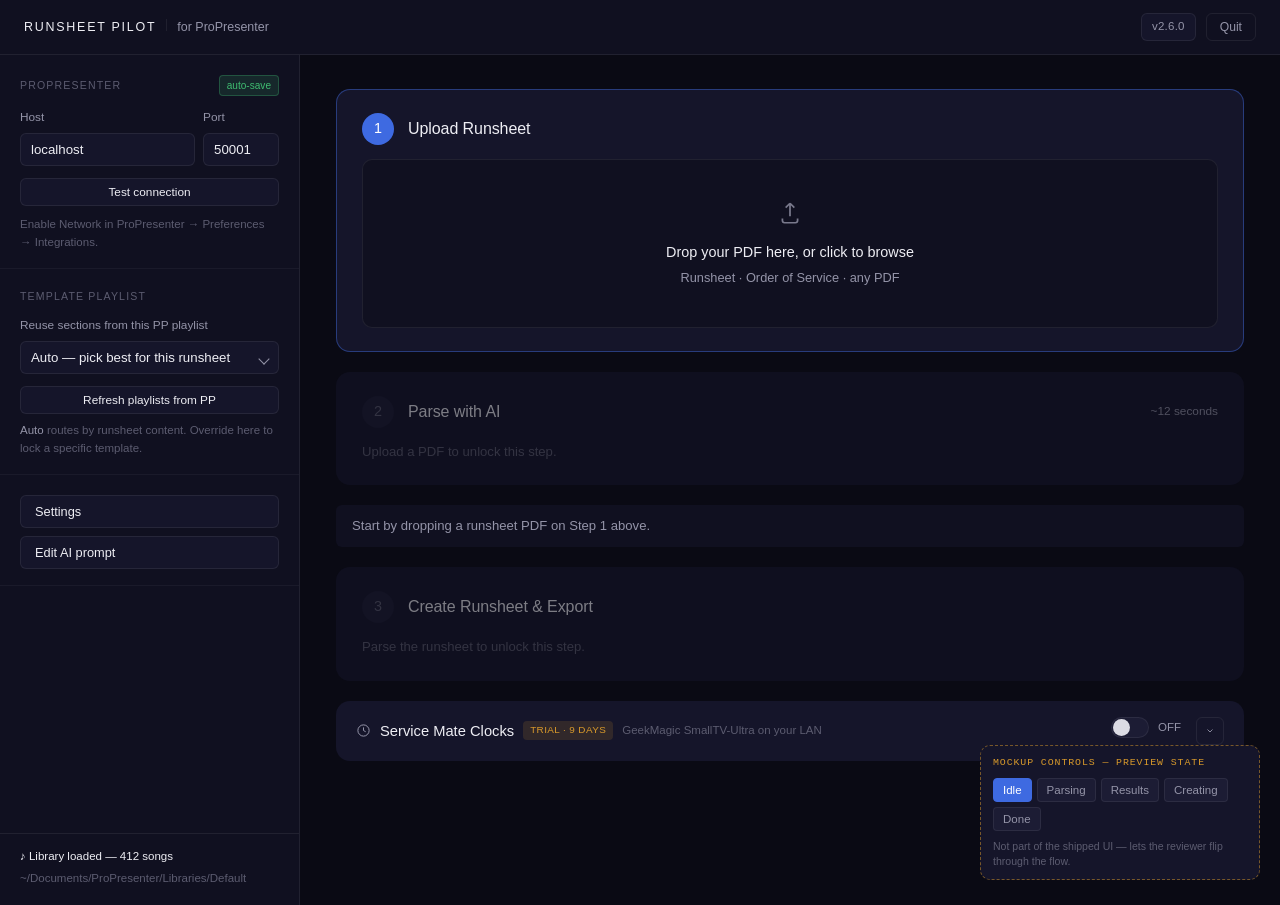
<file: docs/design/tesla-refresh-mockup.html>
<!DOCTYPE html>
<html lang="en">
<head>
<meta charset="UTF-8">
<meta name="viewport" content="width=device-width,initial-scale=1">
<title>Runsheet Pilot — Visual Refresh Mockup</title>
<link rel="icon" href="data:image/svg+xml,%3Csvg xmlns='http://www.w3.org/2000/svg' viewBox='0 0 24 24'%3E%3Crect width='24' height='24' rx='5' fill='%230a0a14'/%3E%3Ccircle cx='12' cy='12' r='6' fill='%233E6AE1'/%3E%3C/svg%3E">
<style>

/* ════════════════════════════════════════════════════════════════════
   TOKENS
   Dark base kept from the shipping app (--bg/--panel/--card lineage).
   Single accent swapped to Tesla's exact Electric Blue (#3E6AE1) — it
   was already a close match to the app's old #3b82f6, so this reads as
   a refinement, not a rebrand. Radii are deliberately tight. Depth
   comes from surface-luminance steps (--surf-0..3), never shadows.
   ════════════════════════════════════════════════════════════════════ */
:root{
  --bg:        #0a0a14;
  --surf-1:    #101020;   /* header / sidebar / footers */
  --surf-2:    #15152a;   /* step cards, panels, table */
  --surf-3:    #1c1c34;   /* raised / hovered surface — replaces shadow */
  --surf-4:    #242440;   /* pressed / stronger raise */

  --line:      rgba(255,255,255,0.07);
  --line-soft: rgba(255,255,255,0.045);
  --line-acc:  rgba(62,106,225,0.45);

  --text:      #eeeef4;
  --muted:     #9494a8;
  --dim:       #5c5c70;

  --acc:       #3E6AE1;   /* Tesla Electric Blue — primary action only */
  --acc-hover: #5c81e8;
  --acc-press: #3159c8;
  --acc-soft:  rgba(62,106,225,0.14);
  --acc-soft-2:rgba(62,106,225,0.24);

  --grn:       #3fbb70;   /* status semantics only — never a button fill */
  --grn-soft:  rgba(63,187,112,0.14);
  --amb:       #d99a2b;
  --amb-soft:  rgba(217,154,43,0.14);
  --red:       #e5595e;
  --red-soft:  rgba(229,89,94,0.14);

  --r-xs: 4px;   /* tags, tiny chips */
  --r-sm: 6px;   /* buttons, inputs */
  --r-md: 10px;  /* small panels */
  --r-lg: 14px;  /* step cards, modal */

  --dur:  .33s;                          /* Tesla's universal timing */
  --ease: cubic-bezier(.4,0,.2,1);       /* the one easing curve, everywhere */

  --font:      -apple-system, BlinkMacSystemFont, "Segoe UI", Roboto,
               Helvetica, Arial, sans-serif;
  --font-mono: "SF Mono","JetBrains Mono", Menlo, Consolas, monospace;

  --sp-1:4px; --sp-2:8px; --sp-3:12px; --sp-4:16px; --sp-5:22px; --sp-6:30px; --sp-7:44px;
}

*{ box-sizing:border-box; margin:0; padding:0; }
html{ color-scheme: dark; }
body{
  background: var(--bg);
  color: var(--text);
  font-family: var(--font);
  font-size: 14px;
  line-height: 1.5;
  font-weight: 400;
  -webkit-font-smoothing: antialiased;
  text-rendering: optimizeLegibility;
  min-height: 100vh;
}
h1,h2,h3,h4{ font-weight: 500; }
button{ font-family: inherit; }
::selection{ background: var(--acc-soft-2); }

::-webkit-scrollbar{ width:10px; height:10px; }
::-webkit-scrollbar-track{ background:transparent; }
::-webkit-scrollbar-thumb{ background: rgba(255,255,255,0.10); border-radius:999px; border:2px solid var(--bg); }
::-webkit-scrollbar-thumb:hover{ background: rgba(255,255,255,0.18); }

:focus-visible{ outline: 2px solid var(--acc); outline-offset: 2px; border-radius: 3px; }

/* ── header ─────────────────────────────────────────────────────────── */
header{
  background: var(--surf-1);
  border-bottom: 1px solid var(--line);
  padding: 13px 24px;
  display:flex; align-items:center; justify-content:space-between;
  position: sticky; top:0; z-index:30;
}
.brand{ display:flex; align-items:baseline; gap:10px; }
.brand-mark{
  font-size: 0.78rem;
  font-weight: 500;
  letter-spacing: 0.14em;
  text-transform: uppercase;
  color: var(--text);
}
.brand-sep{ width:1px; height:12px; background: var(--line); display:inline-block; }
.brand-sub{ font-size:0.78rem; font-weight:400; color: var(--muted); }

.header-right{ display:flex; align-items:center; gap:10px; }

/* Version pill → hover slides out "Check for updates". Rounded-rect,
   not a pill, per the radius scale; the sliding reveal is the one
   piece of "chrome" motion we keep because it communicates a real
   affordance (there's more here if you want it), not decoration. */
.ver-wrap{ display:inline-flex; align-items:center; overflow:hidden; }
.ver-badge{
  font-size:0.72rem; font-weight:500; letter-spacing:0.02em;
  color: var(--muted);
  background: var(--surf-2);
  border: 1px solid var(--line);
  padding: 4px 10px;
  border-radius: var(--r-sm);
  font-variant-numeric: tabular-nums;
  user-select:none;
}
.ver-check{
  order:-1;
  max-width:0; opacity:0; padding:5px 0; margin-right:0;
  white-space:nowrap; overflow:hidden;
  border:1px solid var(--line); border-radius: var(--r-sm);
  background: var(--surf-2); color: var(--muted);
  font-size:0.72rem; cursor:pointer;
  transition: max-width var(--dur) var(--ease), opacity var(--dur) var(--ease),
              padding var(--dur) var(--ease), margin var(--dur) var(--ease),
              color var(--dur) var(--ease), border-color var(--dur) var(--ease);
}
.ver-wrap:hover .ver-check, .ver-check:focus-visible{
  max-width:180px; opacity:1; padding:5px 12px; margin-right:8px;
}
.ver-check:hover{ color: var(--text); border-color: var(--line-acc); }

.btn-quit{
  background: transparent;
  color: var(--muted);
  border: 1px solid var(--line);
  padding: 6px 13px;
  border-radius: var(--r-sm);
  font-size: 0.76rem; font-weight: 500;
  cursor:pointer;
  transition: color var(--dur) var(--ease), border-color var(--dur) var(--ease);
}
.btn-quit:hover{ color:#f2a3a6; border-color: rgba(229,89,94,0.45); }

/* ── layout ─────────────────────────────────────────────────────────── */
.layout{ display:grid; grid-template-columns: 300px 1fr; align-items:start; min-height: calc(100vh - 50px); }
aside{
  background: var(--surf-1);
  border-right: 1px solid var(--line);
  position: sticky; top:50px; align-self:start;
  height: calc(100vh - 50px);
  overflow-y:auto;
  display:flex; flex-direction:column;
}
main{
  padding: 34px 36px 60px;
  display:flex; flex-direction:column; gap: 20px;
  max-width: 1040px; margin:0 auto; width:100%;
  min-width:0;
}

/* ── sidebar ────────────────────────────────────────────────────────── */
.sb-section{ padding: 20px 20px 16px; border-bottom: 1px solid var(--line-soft); }
.sb-section:last-of-type{ border-bottom:none; }
.sb-title{
  font-size:0.66rem; font-weight:500; letter-spacing:0.11em; text-transform:uppercase;
  color: var(--dim); margin-bottom: 13px;
  display:flex; align-items:center; justify-content:space-between;
}
.save-dot{
  font-size:0.63rem; color:var(--dim); font-weight:500; letter-spacing:0;
  text-transform:none; padding:2px 7px; border-radius:var(--r-xs);
  background: var(--surf-2); border:1px solid var(--line);
  transition: color var(--dur) var(--ease), background var(--dur) var(--ease), border-color var(--dur) var(--ease);
}
.save-dot.is-saved{ color: var(--grn); background: var(--grn-soft); border-color: rgba(63,187,112,0.3); }

label{ display:block; font-size:0.74rem; color: var(--muted); margin-bottom:6px; font-weight:400; }
.field{ margin-bottom: 12px; }
.field:last-child{ margin-bottom:0; }
.f-row{ display:flex; gap:8px; }
.f-row .field{ flex:1; }

input[type=text], input[type=password], select, textarea{
  width:100%;
  background: var(--surf-2);
  color: var(--text);
  border: 1px solid var(--line);
  border-radius: var(--r-sm);
  padding: 8px 10px;
  font-size: 0.83rem;
  font-family: inherit;
  outline:none;
  transition: border-color var(--dur) var(--ease), background var(--dur) var(--ease);
}
input:hover, select:hover, textarea:hover{ border-color: rgba(255,255,255,0.16); }
input:focus, select:focus, textarea:focus{ border-color: var(--acc); box-shadow: 0 0 0 1px var(--acc) inset; }
input::placeholder, textarea::placeholder{ color: var(--dim); }

.select-wrap{ position:relative; }
.select-wrap select{ appearance:none; -webkit-appearance:none; padding-right:28px; cursor:pointer; }
.select-wrap::after{
  content:''; position:absolute; right:11px; top:50%; margin-top:-3px;
  width:7px; height:7px; pointer-events:none;
  border-right:1.5px solid var(--muted); border-bottom:1.5px solid var(--muted);
  transform: rotate(45deg);
}

.hint{ font-size:0.72rem; color: var(--dim); line-height:1.55; }

/* Ghost buttons — every non-primary action in this app. Flat surface,
   hairline, color-only hover (no lift, no shadow). */
.btn{
  display:inline-flex; align-items:center; justify-content:center; gap:7px;
  border:none; border-radius: var(--r-sm);
  font-size:0.8rem; font-weight:500;
  cursor:pointer; font-family:inherit; white-space:nowrap;
  transition: background var(--dur) var(--ease), border-color var(--dur) var(--ease),
              color var(--dur) var(--ease);
  padding: 8px 14px;
}
.btn:active{ transform: translateY(1px); }
.btn:disabled{ opacity:0.45; cursor:not-allowed; pointer-events:none; }
.btn-ghost{
  background: var(--surf-2); color: var(--text);
  border: 1px solid var(--line);
}
.btn-ghost:hover{ background: var(--surf-3); border-color: rgba(255,255,255,0.16); }
.btn-full{ width:100%; }
.btn-sm{ padding:6px 11px; font-size:0.74rem; }

/* The ONE accent button style in the whole app. */
.btn-primary{
  background: var(--acc); color:#fff;
  border: 1px solid var(--acc);
}
.btn-primary:hover{ background: var(--acc-hover); border-color: var(--acc-hover); }
.btn-primary:active{ background: var(--acc-press); }
.btn-primary:disabled{ background: var(--surf-3); border-color: var(--line); color: var(--dim); }

.sb-actions{ display:flex; flex-direction:column; gap:8px; }
.sb-actions .btn{ justify-content:flex-start; }

.sb-footer{
  margin-top:auto;
  padding: 14px 20px 18px;
  border-top: 1px solid var(--line);
  font-size:0.72rem;
}
.lib-status{ color: var(--text); font-weight:500; margin-bottom:4px; }
.lib-status.is-warn{ color: var(--amb); font-weight:400; }
.lib-path{ color: var(--dim); }

/* ── step cards ─────────────────────────────────────────────────────── */
.step{
  background: var(--surf-2);
  border-radius: var(--r-lg);
  padding: 24px 26px;
  transition: background var(--dur) var(--ease), opacity var(--dur) var(--ease);
  position: relative;
}
.step-head{
  display:grid; grid-template-columns: 32px 1fr auto;
  gap: 14px; align-items:center; margin-bottom: 14px;
}
.step-badge{
  width:32px; height:32px; border-radius:50%;
  display:grid; place-items:center;
  font-weight:500; font-size:0.9rem;
  background: var(--surf-3); color: var(--dim);
  transition: background var(--dur) var(--ease), color var(--dur) var(--ease);
  position:relative;
}
.step-title{ font-size:1rem; font-weight:500; letter-spacing:-0.005em; }
.step-meta{ font-size:0.74rem; color: var(--muted); font-variant-numeric: tabular-nums; }
.step-desc{ color: var(--muted); font-size:0.85rem; line-height:1.6; margin: 0 0 16px; max-width: 62ch; }
.step-body{ overflow:hidden; transition: opacity var(--dur) var(--ease); }
.step-locked-msg{ display:none; color: var(--dim); font-size:0.82rem; }

/* locked: dim, body tucked away — pure opacity/surface, no border trick */
.step.is-locked{ opacity:0.5; }
.step.is-locked .step-body{ display:none; }
.step.is-locked .step-locked-msg{ display:block; }

/* active: a single hairline ring in the accent — the ONLY place besides
   buttons/focus that blue appears, and it's signalling "you are here",
   not decorating. */
.step.is-active{ box-shadow: 0 0 0 1px var(--line-acc) inset; background: var(--surf-2); }
.step.is-active .step-badge{ background: var(--acc); color:#fff; }

/* complete: quiet, settled — a small drawn checkmark, no colour shout */
.step.is-complete .step-badge{ background: var(--surf-4); color: var(--grn); }
.step.is-complete .step-badge .step-num{ display:none; }
.step.is-complete .step-badge svg{ display:block; }
.step-badge svg{ display:none; width:15px; height:15px; }
.step-badge svg path{
  stroke: var(--grn); stroke-width: 2.4; fill:none;
  stroke-linecap:round; stroke-linejoin:round;
  stroke-dasharray: 20; stroke-dashoffset: 20;
}
.step.is-complete .step-badge svg path{
  animation: draw-check .33s var(--ease) both;
}
@keyframes draw-check{ to{ stroke-dashoffset:0; } }

/* busy: badge becomes a spinner ring — the one continuous animation
   that's justified because it communicates "still working", ongoing
   state, not decoration. */
.step.is-busy .step-badge{ background: var(--surf-3); }
.step.is-busy .step-badge .step-num{ visibility:hidden; }
.step.is-busy .step-badge::after{
  content:''; position:absolute; inset:0; margin:auto;
  width:14px; height:14px;
  border:2px solid rgba(255,255,255,0.16); border-top-color: var(--acc);
  border-radius:50%;
  animation: spin .7s linear infinite;
}
@keyframes spin{ to{ transform: rotate(360deg); } }

/* Step 3's completion gets one extra, deliberate beat: the ring
   pulses outward once. Triggered by JS adding .just-completed; the
   class is removed after the animation so it never loops. */
.step.just-completed{ animation: step-settle .5s var(--ease) both; }
@keyframes step-settle{
  0%   { box-shadow: 0 0 0 1px var(--line-acc) inset; }
  40%  { box-shadow: 0 0 0 6px var(--grn-soft) inset; }
  100% { box-shadow: 0 0 0 0 rgba(0,0,0,0) inset; }
}

/* ── drop zone ──────────────────────────────────────────────────────── */
#drop-zone{
  border: 1px solid var(--line);
  border-radius: var(--r-md);
  padding: 40px 20px;
  text-align:center;
  cursor:pointer;
  background: var(--surf-1);
  transition: border-color var(--dur) var(--ease), background var(--dur) var(--ease);
}
#drop-zone:hover, #drop-zone.is-drag{ border-color: var(--acc); background: var(--acc-soft); }
#drop-zone .dz-icon{ margin-bottom:10px; opacity:0.8; }
#drop-zone .dz-icon svg{ width:26px; height:26px; stroke: var(--muted); }
#drop-zone .dz-main{ font-weight:500; margin-bottom:4px; font-size:0.9rem; }
#drop-zone .dz-hint{ color: var(--muted); font-size:0.8rem; }
#drop-zone.has-file{ border-color: rgba(63,187,112,0.4); background: var(--grn-soft); }
#drop-zone.has-file .dz-icon svg{ stroke: var(--grn); }

.file-chip{
  display:none; align-items:center; gap:8px;
  font-size:0.84rem; font-weight:500; color: var(--text);
  justify-content:center;
}
#drop-zone.has-file .file-chip{ display:flex; }
#drop-zone.has-file .dz-default{ display:none; }

/* ── status bar ─────────────────────────────────────────────────────── */
#status-bar{
  background: var(--surf-1);
  border-radius: var(--r-sm);
  padding: 11px 16px;
  font-size:0.82rem; color: var(--muted);
  min-height:38px; display:flex; align-items:center; gap:10px;
}
.spin-sm{
  width:13px; height:13px; flex-shrink:0;
  border:2px solid rgba(255,255,255,0.14); border-top-color: var(--acc);
  border-radius:50%; animation: spin .7s linear infinite; display:none;
}
#status-bar.is-busy .spin-sm{ display:block; }

/* ── results table ──────────────────────────────────────────────────── */
.results-wrap{
  background: var(--surf-2);
  border-radius: var(--r-lg);
  overflow:hidden;
  transition: opacity var(--dur) var(--ease);
}
.results-wrap.is-dimmed{ opacity:0.55; pointer-events:none; }
.results-toolbar{
  display:flex; align-items:center; justify-content:space-between;
  padding: 16px 20px 4px;
}
.results-toolbar-title{
  font-size:0.68rem; color: var(--dim); text-transform:uppercase; letter-spacing:0.1em;
}
table{ width:100%; border-collapse:collapse; font-size:0.83rem; }
th{
  text-align:left; padding: 10px 14px; color: var(--dim);
  font-size:0.64rem; font-weight:500; text-transform:uppercase; letter-spacing:0.09em;
  border-bottom: 1px solid var(--line); white-space:nowrap;
}
td{ padding: 12px 14px; border-bottom: 1px solid var(--line-soft); vertical-align:middle; }
tbody tr.r-row:last-child td{ border-bottom:none; }
tr.r-row{ transition: background var(--dur) var(--ease); }
tr.r-row:hover td{ background: rgba(255,255,255,0.02); }

tbody.rows-in tr.r-row{ animation: row-in var(--dur) var(--ease) both; }
tbody.rows-in tr.r-row:nth-child(1){ animation-delay: .00s; }
tbody.rows-in tr.r-row:nth-child(2){ animation-delay: .035s; }
tbody.rows-in tr.r-row:nth-child(3){ animation-delay: .07s; }
tbody.rows-in tr.r-row:nth-child(4){ animation-delay: .105s; }
tbody.rows-in tr.r-row:nth-child(5){ animation-delay: .14s; }
tbody.rows-in tr.r-row:nth-child(6){ animation-delay: .175s; }
tbody.rows-in tr.r-row:nth-child(7){ animation-delay: .21s; }
tbody.rows-in tr.r-row:nth-child(8){ animation-delay: .245s; }
@keyframes row-in{ from{ opacity:0; transform: translateY(5px); } to{ opacity:1; transform:none; } }

.tag{
  font-size:0.67rem; padding: 3px 8px; border-radius: var(--r-xs);
  font-weight:500; white-space:nowrap; display:inline-block; letter-spacing:0.01em;
}
.tag-song       { background: rgba(96,165,250,0.14);  color:#7db4fb; }
.tag-mc         { background: rgba(94,234,212,0.14);   color:#5eead4; }
.tag-announce   { background: rgba(251,191,36,0.14);   color:#f2ba55; }
.tag-sermon     { background: rgba(167,139,250,0.14);  color:#ac93f7; }
.tag-prayer     { background: rgba(196,181,253,0.14);  color:#c3b3f5; }
.tag-other      { background: rgba(255,255,255,0.07);  color: var(--muted); }

.match-ok{ color:#8bd2a4; }
.match-none{ color: var(--amb); }
.score{ font-size:0.78rem; color: var(--muted); font-variant-numeric: tabular-nums; }
.score.is-blank{ color: var(--dim); }

.row-title{ display:flex; align-items:center; gap:8px; }
.chev-btn{
  width:18px; height:18px; flex-shrink:0;
  border:none; background:transparent; color: var(--dim); cursor:pointer;
  display:grid; place-items:center; border-radius:4px;
  transition: color var(--dur) var(--ease), transform var(--dur) var(--ease), background var(--dur) var(--ease);
}
.chev-btn:hover{ color: var(--text); background: rgba(255,255,255,0.06); }
.chev-btn svg{ width:9px; height:9px; }
tr.r-row.is-open .chev-btn{ transform: rotate(90deg); color: var(--acc); }

tr.r-detail{ display:none; }
tr.r-detail.is-visible{ display:table-row; }
tr.r-detail td{
  padding: 0 14px 12px 40px;
  border-bottom: 1px solid var(--line-soft);
  color: var(--muted);
  font-size:0.78rem;
  line-height:1.6;
}
tr.r-detail.is-visible td > div{ animation: detail-in var(--dur) var(--ease) both; }
@keyframes detail-in{ from{ opacity:0; transform: translateY(-3px); } to{ opacity:1; transform:none; } }
tr.r-detail:last-child td{ border-bottom:none; }

/* ── notice ─────────────────────────────────────────────────────────── */
.notice{
  border-radius: var(--r-sm);
  padding: 13px 16px;
  font-size:0.85rem; line-height:1.6;
  display:none; align-items:flex-start; gap:10px;
}
.notice.is-visible{ display:flex; animation: notice-in var(--dur) var(--ease) both; }
@keyframes notice-in{ from{ opacity:0; transform: translateY(5px); } to{ opacity:1; transform:none; } }
.notice-ok{ background: var(--grn-soft); color:#a6e0bb; }
.notice-icon svg{ width:17px; height:17px; stroke:#a6e0bb; flex-shrink:0; margin-top:1px; }
.notice-icon svg path{ stroke-dasharray:24; stroke-dashoffset:24; animation: draw-check .4s var(--ease) .1s both; }

code{
  font-family: var(--font-mono); font-size:0.78rem;
  background: rgba(0,0,0,0.3); padding:1px 6px; border-radius:4px; color:#c9c9d6;
}

/* ── service mate panel ─────────────────────────────────────────────── */
.sm-card{ background: var(--surf-2); border-radius: var(--r-lg); overflow:hidden; }
.sm-head{
  display:flex; align-items:center; justify-content:space-between;
  padding: 16px 20px; gap:12px;
}
.sm-title{ font-weight:500; font-size:0.92rem; display:flex; align-items:center; gap:9px; }
.sm-title svg{ width:15px; height:15px; stroke: var(--muted); }
.sm-sub{ font-size:0.72rem; color: var(--dim); font-weight:400; }
.sm-badge{
  font-size:0.62rem; font-weight:500; letter-spacing:0.04em; text-transform:uppercase;
  padding:2px 7px; border-radius: var(--r-xs);
  background: var(--amb-soft); color: var(--amb);
}
.sm-controls{ display:flex; align-items:center; gap:14px; }

/* pill toggle — the one place we keep a full-round shape, because a
   binary hardware-style switch reads instantly as on/off in a way a
   rounded-rect never quite does; flagged as a deliberate exception
   to the "no playful pills" rule. */
.switch{ display:inline-flex; align-items:center; gap:9px; cursor:pointer; user-select:none; }
.switch input{ position:absolute; opacity:0; width:0; height:0; }
.switch-track{
  width:38px; height:21px; border-radius:999px;
  background: var(--surf-3); border:1px solid var(--line);
  position:relative; transition: background var(--dur) var(--ease), border-color var(--dur) var(--ease);
}
.switch-thumb{
  position:absolute; top:1px; left:1px; width:17px; height:17px;
  background:#dcdce4; border-radius:50%;
  transition: transform var(--dur) var(--ease), background var(--dur) var(--ease);
}
.switch input:checked ~ .switch-track{ background: var(--acc); border-color: var(--acc); }
.switch input:checked ~ .switch-track .switch-thumb{ transform: translateX(17px); background:#fff; }
.switch-label{ font-size:0.72rem; font-weight:500; color: var(--muted); min-width:24px; }

.chev-toggle{
  width:28px; height:28px; border-radius: var(--r-sm);
  background:transparent; border:1px solid var(--line); color: var(--muted);
  cursor:pointer; display:grid; place-items:center;
  transition: background var(--dur) var(--ease), transform var(--dur) var(--ease), color var(--dur) var(--ease);
}
.chev-toggle:hover{ background: var(--surf-3); color: var(--text); }
.chev-toggle svg{ width:10px; height:10px; transition: transform var(--dur) var(--ease); }
.sm-card:not(.is-collapsed) .chev-toggle svg{ transform: rotate(180deg); }

/* Body reveal: grid-rows trick gives us a real height transition
   without measuring anything in JS. This is the progressive-disclosure
   workhorse of the whole page. */
.sm-reveal{
  display:grid; grid-template-rows: 0fr;
  transition: grid-template-rows var(--dur) var(--ease);
}
.sm-card:not(.is-collapsed) .sm-reveal{ grid-template-rows: 1fr; }
.sm-reveal > div{ overflow:hidden; min-height:0; }
.sm-body-inner{ padding: 0 20px 20px; }
.sm-off-inner{ padding: 0 20px 20px; color: var(--muted); font-size:0.82rem; line-height:1.6; }

.sm-intro{ color: var(--muted); font-size:0.83rem; line-height:1.6; margin-bottom:14px; }
.sm-table{ width:100%; border-collapse:collapse; margin-bottom:14px; }
.sm-table th{ padding:6px 4px; font-size:0.64rem; }
.sm-table td{ padding:8px 4px; border-bottom:1px solid var(--line-soft); font-size:0.82rem; }
.sm-table td.mono{ font-family:var(--font-mono); color:var(--muted); font-size:0.78rem; }

.sm-row2{ display:flex; align-items:center; gap:20px; flex-wrap:wrap; margin-bottom:16px; }
.sm-check{ display:flex; align-items:center; gap:8px; font-size:0.83rem; cursor:pointer; }
.sm-check input{ accent-color: var(--acc); cursor:pointer; }
.range-row{ display:flex; align-items:center; gap:9px; }
input[type=range]{
  -webkit-appearance:none; appearance:none; width:120px; height:16px; background:transparent;
}
input[type=range]::-webkit-slider-runnable-track{ height:3px; background: var(--surf-4); border-radius:2px; }
input[type=range]::-webkit-slider-thumb{
  -webkit-appearance:none; width:13px; height:13px; border-radius:50%;
  background: var(--acc); margin-top:-5px; cursor:pointer; border:2px solid var(--bg);
}
.range-val{ font-size:0.76rem; color: var(--muted); min-width:26px; font-variant-numeric: tabular-nums; }

.sm-cue{ display:flex; gap:22px; flex-wrap:wrap; }
.sm-cue-main{ flex:1 1 220px; }
.sm-eyebrow{ font-size:0.64rem; color: var(--dim); text-transform:uppercase; letter-spacing:0.09em; margin-bottom:8px; }
.sm-current{ font-size:0.9rem; font-weight:500; margin-bottom:3px; }
.sm-next{ font-size:0.78rem; color: var(--muted); margin-bottom:12px; }
.sm-cue-actions{ display:flex; gap:6px; flex-wrap:wrap; }
.sm-preview-box{ display:flex; flex-direction:column; align-items:center; gap:8px; }
.sm-preview{
  width:120px; height:120px; border-radius: var(--r-md);
  background: var(--surf-1);
  display:flex; flex-direction:column; align-items:center; justify-content:center; gap:4px;
}
.sm-preview .p-time{ font-size:1.1rem; font-weight:500; font-variant-numeric: tabular-nums; }
.sm-preview .p-label{ font-size:0.64rem; color: var(--muted); text-align:center; padding:0 8px; }

/* ── modals ─────────────────────────────────────────────────────────── */
.modal-backdrop{
  position:fixed; inset:0; background: rgba(0,0,0,0.6);
  z-index:60; display:none; align-items:center; justify-content:center; padding:22px;
}
.modal-backdrop.is-active{ display:flex; animation: fade-in var(--dur) var(--ease); }
@keyframes fade-in{ from{ opacity:0; } to{ opacity:1; } }
.modal{
  background: var(--surf-2); border-radius: var(--r-lg);
  padding: 22px; width:100%; max-width:560px; max-height:80vh;
  display:flex; flex-direction:column; gap:16px; overflow-y:auto;
  animation: modal-in var(--dur) var(--ease);
}
@keyframes modal-in{ from{ opacity:0; transform: translateY(6px); } to{ opacity:1; transform:none; } }
.modal-head{ display:flex; align-items:center; justify-content:space-between; }
.modal-head h2{ font-size:0.98rem; font-weight:500; }
.modal-sec{ padding-top:16px; border-top:1px solid var(--line-soft); }
.modal-sec:first-of-type{ border-top:none; padding-top:0; }
.modal-sec h3{
  font-size:0.72rem; font-weight:500; text-transform:uppercase; letter-spacing:0.09em;
  color: var(--acc-hover); margin-bottom:10px;
}
.modal textarea{ min-height:180px; resize:vertical; font-family: var(--font-mono); font-size:0.8rem; line-height:1.6; }

/* ── mockup-only state switcher ─────────────────────────────────────── */
.mock-switcher{
  position:fixed; bottom:20px; right:20px; z-index:80;
  background: var(--surf-2);
  border: 1px dashed rgba(217,154,43,0.5);
  border-radius: var(--r-md);
  padding: 10px 12px;
  display:flex; flex-direction:column; gap:8px;
  max-width:280px;
}
.mock-label{
  font-size:0.62rem; font-weight:500; letter-spacing:0.09em; text-transform:uppercase;
  color: var(--amb); font-family: var(--font-mono);
}
.mock-btns{ display:flex; gap:5px; flex-wrap:wrap; }
.mock-btn{
  background: var(--surf-3); color: var(--muted); border:1px solid var(--line);
  border-radius: var(--r-xs); padding:5px 9px; font-size:0.72rem; font-weight:500;
  cursor:pointer; font-family:inherit;
  transition: background var(--dur) var(--ease), color var(--dur) var(--ease), border-color var(--dur) var(--ease);
}
.mock-btn:hover{ background: var(--surf-4); color: var(--text); }
.mock-btn.is-current{ background: var(--acc); color:#fff; border-color: var(--acc); }
.mock-note{ font-size:0.66rem; color: var(--dim); line-height:1.4; }

/* ── reduced motion: every animation/transition above is disabled here,
   nothing decorative survives, and the orb engine already self-freezes
   internally (see script). ─────────────────────────────────────────── */
@media (prefers-reduced-motion: reduce){
  *, *::before, *::after{
    animation-duration: 0.001ms !important;
    animation-iteration-count: 1 !important;
    transition-duration: 0.001ms !important;
  }
}

</style>
</head>
<body>

<header>
  <div class="brand">
    <span class="brand-mark">Runsheet Pilot</span>
    <span class="brand-sep"></span>
    <span class="brand-sub">for ProPresenter</span>
  </div>
  <div class="header-right">
    <span class="ver-wrap">
      <span class="ver-badge" id="ver-badge">v2.6.0</span>
      <button class="ver-check" id="ver-check-btn" type="button">Check for updates</button>
    </span>
    <button class="btn-quit" type="button">Quit</button>
  </div>
</header>

<div class="layout">

<aside>

  <div class="sb-section">
    <div class="sb-title"><span>ProPresenter</span><span class="save-dot is-saved">auto-save</span></div>
    <div class="f-row">
      <div class="field"><label>Host</label><input type="text" value="localhost"></div>
      <div class="field" style="flex:0 0 76px"><label>Port</label><input type="text" value="50001"></div>
    </div>
    <button class="btn btn-ghost btn-full btn-sm" type="button" id="test-conn-btn" style="margin-bottom:10px">Test connection</button>
    <div class="hint" id="conn-status">Enable Network in ProPresenter → Preferences → Integrations.</div>
  </div>

  <div class="sb-section">
    <div class="sb-title"><span>Template playlist</span></div>
    <div class="field">
      <label>Reuse sections from this PP playlist</label>
      <div class="select-wrap">
        <select id="template-select">
          <option>Auto — pick best for this runsheet</option>
        </select>
      </div>
    </div>
    <button class="btn btn-ghost btn-full btn-sm" type="button" id="refresh-playlists-btn" style="margin-bottom:8px">Refresh playlists from PP</button>
    <div class="hint"><strong style="color:var(--muted);font-weight:500">Auto</strong> routes by runsheet content. Override here to lock a specific template.</div>
  </div>

  <div class="sb-section sb-actions">
    <button class="btn btn-ghost btn-full" type="button" onclick="openModal('settings-modal')">Settings</button>
    <button class="btn btn-ghost btn-full" type="button" onclick="openModal('prompt-modal')">Edit AI prompt</button>
  </div>

  <div class="sb-footer">
    <div class="lib-status">♪ Library loaded — 412 songs</div>
    <div class="lib-path">~/Documents/ProPresenter/Libraries/Default</div>
  </div>

</aside>

<main>

  <!-- STEP 1 — UPLOAD -->
  <div class="step is-active" id="step-1">
    <div class="step-head">
      <div class="step-badge">
        <span class="step-num">1</span>
        <svg viewBox="0 0 20 20"><path d="M5 10.5l3.2 3.2L15 6.5"/></svg>
      </div>
      <div class="step-title">Upload Runsheet</div>
      <div class="step-meta" id="step1-meta"></div>
    </div>
    <div class="step-body">
      <div id="drop-zone">
        <div class="dz-default">
          <div class="dz-icon">
            <svg viewBox="0 0 24 24" fill="none" stroke-width="1.6"><path d="M12 3v12m0-12l4 4m-4-4l-4 4M5 17v2a2 2 0 002 2h10a2 2 0 002-2v-2"/></svg>
          </div>
          <div class="dz-main">Drop your PDF here, or click to browse</div>
          <div class="dz-hint">Runsheet · Order of Service · any PDF</div>
        </div>
        <div class="file-chip">
          <svg width="16" height="16" viewBox="0 0 24 24" fill="none" stroke="currentColor" stroke-width="1.6"><path d="M6 3h9l4 4v13a1 1 0 01-1 1H6a1 1 0 01-1-1V4a1 1 0 011-1z"/></svg>
          ChurchService_Aug10.pdf
        </div>
      </div>
    </div>
    <div class="step-locked-msg"></div>
  </div>

  <!-- STEP 2 — PARSE -->
  <div class="step is-locked" id="step-2">
    <div class="step-head">
      <div class="step-badge">
        <span class="step-num">2</span>
        <svg viewBox="0 0 20 20"><path d="M5 10.5l3.2 3.2L15 6.5"/></svg>
      </div>
      <div class="step-title">Parse with AI</div>
      <div class="step-meta" id="step2-meta">~12 seconds</div>
    </div>
    <div class="step-body">
      <p class="step-desc">We send the PDF to OpenRouter and extract the service items — songs, MC moments, sermon, prayer — into a structured list.</p>
      <button class="btn btn-primary btn-full" type="button" id="parse-btn" style="padding:11px 16px;font-size:0.86rem" onclick="setState('results')">Parse Runsheet</button>
      <div class="orb-loader" id="parse-loader" hidden style="display:flex;flex-direction:column;align-items:center;gap:9px;padding:10px 0 2px">
        <canvas id="parse-orb" width="56" height="56"></canvas>
        <div style="font-size:0.8rem;color:var(--muted)">Reading your runsheet…</div>
      </div>
    </div>
    <div class="step-locked-msg">Upload a PDF to unlock this step.</div>
  </div>

  <div id="status-bar"><div class="spin-sm"></div><span id="status-text">Start by dropping a runsheet PDF on Step 1 above.</span></div>

  <!-- RESULTS -->
  <div class="results-wrap" id="results-wrap" hidden>
    <div class="results-toolbar">
      <span class="results-toolbar-title">Parsed items</span>
      <button class="btn btn-ghost btn-sm" type="button" onclick="setState('idle')">Start over</button>
    </div>
    <table>
      <thead>
        <tr>
          <th style="width:28px">#</th>
          <th style="width:108px">Type</th>
          <th>Title / description</th>
          <th style="width:200px">Matched / reused</th>
          <th style="width:52px">Score</th>
        </tr>
      </thead>
      <tbody id="results-body"></tbody>
    </table>
  </div>

  <!-- STEP 3 — CREATE -->
  <div class="step is-locked" id="step-3">
    <div class="step-head">
      <div class="step-badge">
        <span class="step-num">3</span>
        <svg viewBox="0 0 20 20"><path d="M5 10.5l3.2 3.2L15 6.5"/></svg>
      </div>
      <div class="step-title">Create Runsheet &amp; Export</div>
      <div class="step-meta" id="step3-meta"></div>
    </div>
    <div class="step-body">
      <p class="step-desc">The new playlist appears in ProPresenter immediately. If an export folder is set in Settings, a <code>.playlist</code> backup file is saved there too.</p>
      <div class="f-row" style="align-items:flex-end;margin-bottom:2px">
        <div class="field" style="flex:1"><label>Service name (also the playlist name in PP)</label>
          <input type="text" id="service-name" value="Sunday Service · 10 Aug 2026" style="margin-bottom:0">
        </div>
        <button class="btn btn-primary" type="button" id="create-btn" style="padding:8px 18px;white-space:nowrap;margin-bottom:12px" onclick="setState('creating')">Create Runsheet &amp; Export</button>
      </div>
      <div class="orb-loader" id="create-loader" hidden style="display:flex;flex-direction:column;align-items:center;gap:9px;padding:10px 0 2px">
        <canvas id="create-orb" width="56" height="56"></canvas>
        <div style="font-size:0.8rem;color:var(--muted)">Building the playlist in ProPresenter…</div>
      </div>
    </div>
    <div class="step-locked-msg">Parse the runsheet to unlock this step.</div>
  </div>

  <div class="notice notice-ok" id="result-notice">
    <span class="notice-icon"><svg viewBox="0 0 20 20" fill="none"><path d="M5 10.5l3.2 3.2L15 6.5"/></svg></span>
    <span>Playlist created — 8 items added to ProPresenter as <strong>"Sunday Service · 10 Aug 2026"</strong>. Backup saved to <code>~/Desktop</code>.</span>
  </div>

  <!-- SERVICE MATE -->
  <div class="sm-card is-collapsed sm-disabled" id="sm-card">
    <div class="sm-head">
      <div class="sm-title">
        <svg viewBox="0 0 24 24" fill="none" stroke="currentColor" stroke-width="1.6"><circle cx="12" cy="12" r="9"/><path d="M12 7v5l3.5 2"/></svg>
        Service Mate Clocks
        <span class="sm-badge">Trial · 9 days</span>
        <span class="sm-sub">GeekMagic SmallTV-Ultra on your LAN</span>
      </div>
      <div class="sm-controls">
        <label class="switch">
          <input type="checkbox" id="sm-enabled" onchange="smToggleMaster(this.checked)">
          <span class="switch-track"><span class="switch-thumb"></span></span>
          <span class="switch-label" id="sm-switch-label">OFF</span>
        </label>
        <button class="chev-toggle" type="button" onclick="smToggleCollapse()" aria-label="Expand Service Mate">
          <svg viewBox="0 0 20 20" fill="none" stroke="currentColor" stroke-width="1.8"><path d="M5 7l5 5 5-5"/></svg>
        </button>
      </div>
    </div>

    <div class="sm-reveal">
      <div>
        <div class="sm-off-inner" id="sm-off-hint">
          Service Mate is off. Flip the switch to push runsheet cues to GeekMagic clocks on your LAN. Most operators don't need this — leave it off if you don't own one.
        </div>
        <div class="sm-body-inner" id="sm-body" style="display:none">
          <p class="sm-intro">Each Service Mate is a GeekMagic SmallTV-Ultra on your LAN. The app pushes a 240×240 cue every couple of seconds: current item, countdown, and a role-aware hint of what's next.</p>

          <table class="sm-table">
            <thead><tr><th style="text-align:left;width:70px">Role</th><th style="text-align:left">IP address</th><th style="text-align:left;width:110px">Layout</th></tr></thead>
            <tbody>
              <tr><td>Screen</td><td class="mono">192.168.1.42</td><td>Full cue</td></tr>
              <tr><td>Sound</td><td class="mono">192.168.1.43</td><td>Compact</td></tr>
              <tr><td>Lights</td><td class="mono">192.168.1.44</td><td>Compact</td></tr>
            </tbody>
          </table>

          <div class="sm-row2">
            <label class="sm-check"><input type="checkbox" checked> Auto-track ProPresenter</label>
            <div class="range-row">
              <span style="font-size:0.83rem;color:var(--muted)">Brightness</span>
              <input type="range" min="1" max="100" value="70" oninput="document.getElementById('bright-val').textContent=this.value">
              <span class="range-val" id="bright-val">70</span>
            </div>
          </div>

          <div class="sm-cue">
            <div class="sm-cue-main">
              <div class="sm-eyebrow">Cue control</div>
              <div class="sm-current">Preach — Beyond — Ps Cathie Green</div>
              <div class="sm-next">Next: Altar Call / Ministry Moment</div>
              <div class="sm-cue-actions">
                <button class="btn btn-ghost btn-sm" type="button">◂ Prev</button>
                <button class="btn btn-primary btn-sm" type="button">Next ▸</button>
                <button class="btn btn-ghost btn-sm" type="button" title="Restart countdown">↺</button>
              </div>
            </div>
            <div class="sm-preview-box">
              <div class="sm-eyebrow">Live preview</div>
              <div class="sm-preview">
                <div class="p-time">14:02</div>
                <div class="p-label">Preach — Beyond</div>
              </div>
            </div>
          </div>
        </div>
      </div>
    </div>
  </div>

</main>
</div>

<!-- SETTINGS MODAL -->
<div class="modal-backdrop" id="settings-modal" onclick="if(event.target===this)closeModal('settings-modal')">
  <div class="modal">
    <div class="modal-head"><h2>Settings</h2><button class="btn btn-ghost btn-sm" type="button" onclick="closeModal('settings-modal')">Close</button></div>
    <div class="modal-sec">
      <h3>Library</h3>
      <p class="hint" style="margin-bottom:10px">Where to fetch songs / presentations to match against. Auto tries ProPresenter's API first, falls back to the local folder.</p>
      <div class="field"><label>Disk path</label><input type="text" placeholder="~/Documents/ProPresenter/Libraries/Default"></div>
    </div>
    <div class="modal-sec">
      <h3>OpenRouter AI</h3>
      <div class="field"><label>API key</label><input type="password" placeholder="sk-or-…"></div>
    </div>
    <div class="modal-sec">
      <h3>Playlist options</h3>
      <label class="sm-check" style="margin-bottom:8px"><input type="checkbox" checked> Create countdown timers from runsheet durations</label>
      <div class="field" style="margin-top:6px">
        <label>Match strictness for songs: <span style="color:var(--acc-hover);font-weight:500">55%</span></label>
        <input type="range" min="30" max="90" value="55">
      </div>
    </div>
  </div>
</div>

<!-- PROMPT MODAL -->
<div class="modal-backdrop" id="prompt-modal" onclick="if(event.target===this)closeModal('prompt-modal')">
  <div class="modal">
    <div class="modal-head"><h2>Edit AI prompt</h2><button class="btn btn-ghost btn-sm" type="button" onclick="closeModal('prompt-modal')">Close</button></div>
    <p class="hint">The runsheet text replaces the <code>{RUNSHEET}</code> placeholder. Changes auto-save. Empty text reverts to the built-in default.</p>
    <textarea spellcheck="false">Extract every service item from this runsheet PDF as structured JSON: title, type (song / mc_on_stage / announcement / sermon / prayer_and_ministry / other), and duration if given.

{RUNSHEET}</textarea>
  </div>
</div>

<!-- MOCKUP-ONLY STATE SWITCHER -->
<div class="mock-switcher">
  <div class="mock-label">Mockup controls — preview state</div>
  <div class="mock-btns">
    <button class="mock-btn" data-state="idle" type="button">Idle</button>
    <button class="mock-btn" data-state="parsing" type="button">Parsing</button>
    <button class="mock-btn" data-state="results" type="button">Results</button>
    <button class="mock-btn" data-state="creating" type="button">Creating</button>
    <button class="mock-btn" data-state="done" type="button">Done</button>
  </div>
  <div class="mock-note">Not part of the shipped UI — lets the reviewer flip through the flow.</div>
</div>

<script>
/* ════════════════════════════════════════════════════════════════════
   ORB ENGINE — ported verbatim from static/orbs.js (vanilla canvas,
   MIT-licensed thinking-orbs port). Unmodified logic; only the mount
   call sites below are new.
   ════════════════════════════════════════════════════════════════════ */
(function () {
  'use strict';
  function hashD(a, b) { const h = Math.sin(a * 12.9898 + b * 78.233) * 43758.5453; return h - Math.floor(h); }
  function makeProj(yaw, tilt, cx, cy, scale) {
    const st = Math.sin(tilt), ct = Math.cos(tilt);
    const sy = Math.sin(yaw), cyw = Math.cos(yaw);
    return function (x, y, z) {
      const x1 = x * cyw + z * sy;
      const z1 = -x * sy + z * cyw;
      const y1 = y * ct - z1 * st;
      const z2 = y * st + z1 * ct;
      return [cx + x1 * scale, cy - y1 * scale, z2];
    };
  }
  function paint(ctx, dots, rMin) {
    dots.sort(function (a, b) { return a.z - b.z; });
    for (let i = 0; i < dots.length; i++) {
      const d = dots[i];
      const alpha = d.a === undefined ? 1 : d.a;
      if (alpha < 0.02) continue;
      const w = Math.min(1, Math.max(0, d.white));
      const g = Math.round((1 - w) * 255);
      ctx.fillStyle = 'rgba(' + g + ',' + g + ',' + g + ',' + alpha + ')';
      ctx.beginPath();
      ctx.arc(d.x, d.y, Math.max(rMin, d.r), 0, Math.PI * 2);
      ctx.fill();
    }
  }
  function radiusScale(size, pow) { return Math.pow(size / 300, pow); }
  function drawOrbits(ctx, size, t) {
    const cx = size / 2, cy = size / 2, R = (size / 2) * 0.82;
    const pt = makeProj(t * 0.12, 0.3, cx, cy, 1);
    const rs = radiusScale(size, 0.6);
    const dots = [];
    for (let orb = 0; orb < 12; orb++) {
      const h1 = hashD(orb, 1.7), h2 = hashD(orb, 5.2), h3 = hashD(orb, 8.9);
      const ro = R * (0.45 + 0.52 * h1);
      const th = h1 * 2 * Math.PI;
      const phi = Math.acos(2 * h2 - 1);
      const nx = Math.sin(phi) * Math.cos(th);
      const ny = Math.cos(phi);
      const nz = Math.sin(phi) * Math.sin(th);
      let ux = -ny, uy = nx;
      const uz = 0;
      const ul = Math.max(1e-6, Math.sqrt(ux * ux + uy * uy));
      ux /= ul; uy /= ul;
      const vx = ny * uz - nz * uy;
      const vy = nz * ux - nx * uz;
      const vz = nx * uy - ny * ux;
      const speed = (0.25 + 0.55 * h3) * (h3 > 0.5 ? 1 : -1);
      for (let k = 0; k < 40; k++) {
        const a = (k / 40) * 2 * Math.PI;
        const p = pt((ux * Math.cos(a) + vx * Math.sin(a)) * ro,
                     (uy * Math.cos(a) + vy * Math.sin(a)) * ro,
                     (uz * Math.cos(a) + vz * Math.sin(a)) * ro);
        const depth = (p[2] / ro + 1) / 2;
        dots.push({ x: p[0], y: p[1], z: p[2], r: 0.9 * rs, white: 0.72, a: 0.5 * (0.4 + 0.6 * depth) });
      }
      for (let m = 0; m < 3; m++) {
        const a = t * speed + (m / 3) * 2 * Math.PI + h2 * 6;
        const p = pt((ux * Math.cos(a) + vx * Math.sin(a)) * ro,
                     (uy * Math.cos(a) + vy * Math.sin(a)) * ro,
                     (uz * Math.cos(a) + vz * Math.sin(a)) * ro);
        const depth = (p[2] / ro + 1) / 2;
        dots.push({ x: p[0], y: p[1], z: p[2], r: (1.2 + 1.6 * depth) * rs, white: 0.3 - 0.22 * depth });
      }
    }
    paint(ctx, dots, 0.3);
  }
  const MOVES = (function () {
    const moves = [];
    for (let i = 0; i < 14; i++) {
      const axis = Math.min(2, Math.floor(hashD(i, 2.3) * 3));
      const lo = -1.0 + 0.5 * Math.min(3, Math.floor(hashD(i, 5.9) * 4));
      const dir = hashD(i, 7.7) < 0.5 ? 1 : -1;
      moves.push({ axis: axis, lo: lo, hi: lo + 0.5, ang: dir * Math.PI / 2 });
    }
    return moves;
  })();
  function solveCycle(time, count, slotDur, rest) {
    const cyc = 2 * count * slotDur + rest;
    const tc = time % cyc;
    const amount = new Array(count).fill(0);
    let active = -1;
    if (tc < 2 * count * slotDur) {
      const slot = Math.floor(tc / slotDur);
      const p = (tc - slot * slotDur) / slotDur;
      const cl = Math.min(1, p / 0.7);
      const ep = 1 - Math.pow(1 - cl, 3);
      if (slot < count) {
        for (let i = 0; i < slot; i++) amount[i] = 1;
        amount[slot] = ep;
        active = slot;
      } else {
        const u = 2 * count - 1 - slot;
        for (let i = 0; i < u; i++) amount[i] = 1;
        amount[u] = 1 - ep;
        active = u;
      }
    }
    return { amount: amount, active: active };
  }
  function applyMoves(x, y, z, sc) {
    let inActive = false;
    for (let i = 0; i < MOVES.length; i++) {
      if (sc.amount[i] <= 0) continue;
      const mv = MOVES[i];
      const coord = mv.axis === 0 ? x : mv.axis === 1 ? y : z;
      if (coord < mv.lo || coord >= mv.hi) continue;
      if (i === sc.active) inActive = true;
      const a = mv.ang * sc.amount[i];
      const ca = Math.cos(a), sa = Math.sin(a);
      if (mv.axis === 0) { const y2 = y * ca - z * sa; z = y * sa + z * ca; y = y2; }
      else if (mv.axis === 1) { const x2 = x * ca + z * sa; z = -x * sa + z * ca; x = x2; }
      else { const x2 = x * ca - y * sa; y = x * sa + y * ca; x = x2; }
    }
    return [x, y, z, inActive];
  }
  function drawRubik(ctx, size, t) {
    const cx = size / 2, cy = size / 2, R = (size / 2) * 0.82;
    const pt = makeProj(t * 0.55, 0.35 + 0.1 * Math.sin(t * 0.9), cx, cy, R);
    const rs = radiusScale(size, 0.6);
    const sc = solveCycle(t, 14, 0.42, 1.2);
    const dots = [];
    for (let li = 0; li <= 9; li++) {
      const lat = -Math.PI / 2 + (li / 9) * Math.PI;
      const cosLat = Math.cos(lat), sinLat = Math.sin(lat);
      const lonCount = Math.max(1, Math.round(Math.abs(cosLat) * 24));
      for (let lj = 0; lj < lonCount; lj++) {
        const lon = (lj / lonCount) * 2 * Math.PI;
        const m = applyMoves(cosLat * Math.cos(lon), sinLat, cosLat * Math.sin(lon), sc);
        const p = pt(m[0], m[1], m[2]);
        const depth = (p[2] + 1) / 2;
        dots.push({ x: p[0], y: p[1], z: p[2], r: (0.63 + 1.785 * depth + (m[3] ? 0.315 : 0)) * rs, white: 0.62 - 0.54 * depth - (m[3] ? 0.14 : 0) });
      }
    }
    paint(ctx, dots, 0.3);
  }
  const STATES = { working: { draw: drawOrbits, speed: 1.885 }, solving: { draw: drawRubik, speed: 1.82 } };
  function mount(canvas, state) {
    const cfg = STATES[state] || STATES.working;
    const size = 56;
    const dpr = Math.min(2, window.devicePixelRatio || 1);
    canvas.width = Math.round(size * dpr);
    canvas.height = Math.round(size * dpr);
    canvas.style.width = size + 'px';
    canvas.style.height = size + 'px';
    const ctx = canvas.getContext('2d');
    let raf = 0, running = true;
    function frame(tSec) {
      ctx.setTransform(dpr, 0, 0, dpr, 0, 0);
      ctx.clearRect(0, 0, size, size);
      cfg.draw(ctx, size, tSec);
    }
    if (window.matchMedia && matchMedia('(prefers-reduced-motion: reduce)').matches) {
      frame(0.6);
      return { stop: function () {} };
    }
    frame((performance.now() / 1000) * cfg.speed);
    function loop() {
      if (!running) return;
      if (!document.hidden) frame((performance.now() / 1000) * cfg.speed);
      raf = requestAnimationFrame(loop);
    }
    raf = requestAnimationFrame(loop);
    return { stop: function () { running = false; cancelAnimationFrame(raf); } };
  }
  window.Orb = { mount: mount };
})();

/* ════════════════════════════════════════════════════════════════════
   DEMO DATA + STATE MACHINE — this is a mockup: no network, no real
   parsing. Every state below is a fixed snapshot the reviewer can jump
   to with the floating switcher.
   ════════════════════════════════════════════════════════════════════ */
const ITEMS = [
  { type:'other',    tag:'tag-other',    label:'Other',                title:'Countdown – Start 9:27am',
    match:'Countdown Timer · reused', ok:true, score:'92%',
    detail:'Matched by keyword "countdown" against the template playlist’s Pre-Service group.' },
  { type:'mc_on_stage', tag:'tag-mc',     label:'MC on stage',          title:'Welcome and Connection Cards',
    match:'Welcome Slide · reused', ok:true, score:'88%',
    detail:'Matched the MC section header in "Sunday AM" template playlist.' },
  { type:'song',      tag:'tag-song',     label:'Song',                 title:'Opening Song — What A Beautiful Name',
    match:'What A Beautiful Name', ok:true, score:'95%',
    detail:'Fuzzy title match against 412 songs in the library, 0.31s lookup.' },
  { type:'announcement', tag:'tag-announce', label:'Announcement',      title:'Announcements — Youth Camp sign-ups close Friday',
    match:'Announcement Template · reused', ok:true, score:'79%',
    detail:'Below the strictness threshold on the first pass; auto-accepted on merge.' },
  { type:'song',      tag:'tag-song',     label:'Song',                 title:'Worship Set — Way Maker',
    match:'Way Maker', ok:true, score:'91%',
    detail:'Fuzzy title match against 412 songs in the library, 0.22s lookup.' },
  { type:'sermon',    tag:'tag-sermon',   label:'Sermon',               title:'Preach — Beyond — Ps Cathie Green',
    match:'Sermon Title Card · reused', ok:true, score:'84%',
    detail:'Matched on section heading "Preach"; speaker name inserted into the title card.' },
  { type:'prayer_and_ministry', tag:'tag-prayer', label:'Prayer &amp; ministry', title:'Altar Call / Ministry Moment',
    match:'No match', ok:false, score:'—',
    detail:'No template slide is tagged for ministry moments — a blank slide will be inserted instead.' },
  { type:'song',      tag:'tag-song',     label:'Song',                 title:'Closing Song — Goodness of God',
    match:'Goodness of God', ok:true, score:'90%',
    detail:'Fuzzy title match against 412 songs in the library, 0.19s lookup.' },
];

function buildRows(){
  const body = document.getElementById('results-body');
  body.innerHTML = ITEMS.map((it, i) => `
    <tr class="r-row" data-idx="${i}">
      <td>${i+1}</td>
      <td><span class="tag ${it.tag}">${it.label}</span></td>
      <td>
        <div class="row-title">
          <button class="chev-btn" type="button" onclick="toggleDetail(${i})" aria-label="Show details">
            <svg viewBox="0 0 10 10" fill="none" stroke="currentColor" stroke-width="1.6"><path d="M3 1l4 4-4 4"/></svg>
          </button>
          <span>${it.title}</span>
        </div>
      </td>
      <td class="${it.ok ? 'match-ok' : 'match-none'}">${it.match}</td>
      <td class="score ${it.ok ? '' : 'is-blank'}">${it.score}</td>
    </tr>
    <tr class="r-detail" id="detail-${i}"><td colspan="5"><div>${it.detail}</div></td></tr>
  `).join('');
}
buildRows();

function toggleDetail(i){
  const row = document.querySelector('.r-row[data-idx="'+i+'"]');
  const detail = document.getElementById('detail-'+i);
  const open = row.classList.toggle('is-open');
  detail.classList.toggle('is-visible', open);
}

function replayStagger(){
  const body = document.getElementById('results-body');
  body.classList.remove('rows-in');
  void body.offsetWidth; /* force reflow so the animation can replay */
  body.classList.add('rows-in');
}

/* ── orb lifecycle ─────────────────────────────────────────────────── */
let parseOrb = null, createOrb = null;
function stopOrbs(){
  if (parseOrb) { parseOrb.stop(); parseOrb = null; }
  if (createOrb) { createOrb.stop(); createOrb = null; }
}

/* ── step helpers ──────────────────────────────────────────────────── */
function setStep(el, mode){
  el.classList.remove('is-locked','is-active','is-busy','is-complete');
  el.classList.add('is-' + mode);
}

/* ── the state machine ────────────────────────────────────────────── */
const step1 = document.getElementById('step-1');
const step2 = document.getElementById('step-2');
const step3 = document.getElementById('step-3');
const resultsWrap = document.getElementById('results-wrap');
const notice = document.getElementById('result-notice');
const statusBar = document.getElementById('status-bar');
const statusText = document.getElementById('status-text');
const dropZone = document.getElementById('drop-zone');
const parseBtn = document.getElementById('parse-btn');
const parseLoader = document.getElementById('parse-loader');
const createBtn = document.getElementById('create-btn');
const createLoader = document.getElementById('create-loader');

let current = 'idle';

function setState(state){
  current = state;
  stopOrbs();
  document.querySelectorAll('.mock-btn').forEach(b => b.classList.toggle('is-current', b.dataset.state === state));

  parseBtn.hidden = false; parseLoader.hidden = true;
  createBtn.hidden = false; createLoader.hidden = true;
  statusBar.classList.remove('is-busy');
  notice.classList.remove('is-visible');
  resultsWrap.classList.remove('is-dimmed');
  step3.classList.remove('just-completed');

  if (state === 'idle') {
    dropZone.classList.remove('has-file');
    setStep(step1, 'active'); document.getElementById('step1-meta').textContent = '';
    setStep(step2, 'locked'); document.getElementById('step2-meta').textContent = '~12 seconds';
    setStep(step3, 'locked');
    resultsWrap.hidden = true;
    statusText.textContent = 'Start by dropping a runsheet PDF on Step 1 above.';
    return;
  }

  // every state past idle has a file loaded
  dropZone.classList.add('has-file');
  setStep(step1, 'complete'); document.getElementById('step1-meta').textContent = 'ChurchService_Aug10.pdf';

  if (state === 'parsing') {
    setStep(step2, 'busy');
    parseBtn.hidden = true; parseLoader.hidden = false;
    setStep(step3, 'locked');
    resultsWrap.hidden = true;
    statusBar.classList.add('is-busy');
    statusText.textContent = 'Reading your runsheet…';
    parseOrb = window.Orb.mount(document.getElementById('parse-orb'), 'solving');
    return;
  }

  // parsed: step 2 done, results visible
  setStep(step2, 'complete'); document.getElementById('step2-meta').textContent = '8 items · 7/8 matched';
  resultsWrap.hidden = false;
  replayStagger();
  statusText.textContent = '8 items parsed · 7 of 8 matched a template slide.';

  if (state === 'results') {
    setStep(step3, 'active');
    return;
  }

  if (state === 'creating') {
    setStep(step3, 'busy');
    createBtn.hidden = true; createLoader.hidden = false;
    resultsWrap.classList.add('is-dimmed');
    statusBar.classList.add('is-busy');
    statusText.textContent = 'Building the playlist in ProPresenter…';
    createOrb = window.Orb.mount(document.getElementById('create-orb'), 'working');
    return;
  }

  if (state === 'done') {
    setStep(step3, 'complete');
    document.getElementById('step3-meta').textContent = 'Created';
    notice.classList.add('is-visible');
    statusText.textContent = 'Done — service ready to go.';
    requestAnimationFrame(() => {
      step3.classList.add('just-completed');
      step3.addEventListener('animationend', () => step3.classList.remove('just-completed'), { once:true });
    });
  }
}

document.querySelectorAll('.mock-btn').forEach(btn => {
  btn.addEventListener('click', () => setState(btn.dataset.state));
});
setState('idle');

/* ── minor sidebar / header interactivity (visual only) ───────────── */
document.getElementById('test-conn-btn').addEventListener('click', function(){
  const status = document.getElementById('conn-status');
  status.textContent = 'Checking…';
  setTimeout(() => {
    status.innerHTML = '<span style="color:var(--grn)">Connected — ProPresenter 7.16</span>';
  }, 550);
});
document.getElementById('refresh-playlists-btn').addEventListener('click', function(){
  const sel = document.getElementById('template-select');
  sel.innerHTML = '<option>Auto — pick best for this runsheet</option>' +
    '<option>Sunday AM — Library</option><option>Youth Service — Library</option>';
});
document.getElementById('ver-check-btn').addEventListener('click', function(){
  this.textContent = "You're up to date";
  setTimeout(() => { this.textContent = 'Check for updates'; }, 2200);
});

/* ── drag/drop cosmetics on step 1 (visual only, no real upload) ──── */
dropZone.addEventListener('click', function(){ if (current === 'idle') setState('parsing'); });
dropZone.addEventListener('dragover', function(e){ e.preventDefault(); this.classList.add('is-drag'); });
dropZone.addEventListener('dragleave', function(){ this.classList.remove('is-drag'); });
dropZone.addEventListener('drop', function(e){ e.preventDefault(); this.classList.remove('is-drag'); if (current === 'idle') setState('parsing'); });

/* ── service mate collapse / master switch ─────────────────────────── */
function smToggleCollapse(){ document.getElementById('sm-card').classList.toggle('is-collapsed'); }
function smToggleMaster(on){
  const card = document.getElementById('sm-card');
  card.classList.toggle('sm-disabled', !on);
  document.getElementById('sm-switch-label').textContent = on ? 'ON' : 'OFF';
  document.getElementById('sm-body').style.display = on ? 'block' : 'none';
  document.getElementById('sm-off-hint').style.display = on ? 'none' : 'block';
  if (on && card.classList.contains('is-collapsed')) card.classList.remove('is-collapsed');
}

/* ── modals ─────────────────────────────────────────────────────────── */
function openModal(id){ document.getElementById(id).classList.add('is-active'); }
function closeModal(id){ document.getElementById(id).classList.remove('is-active'); }
</script>

</body>
</html>
</file>
